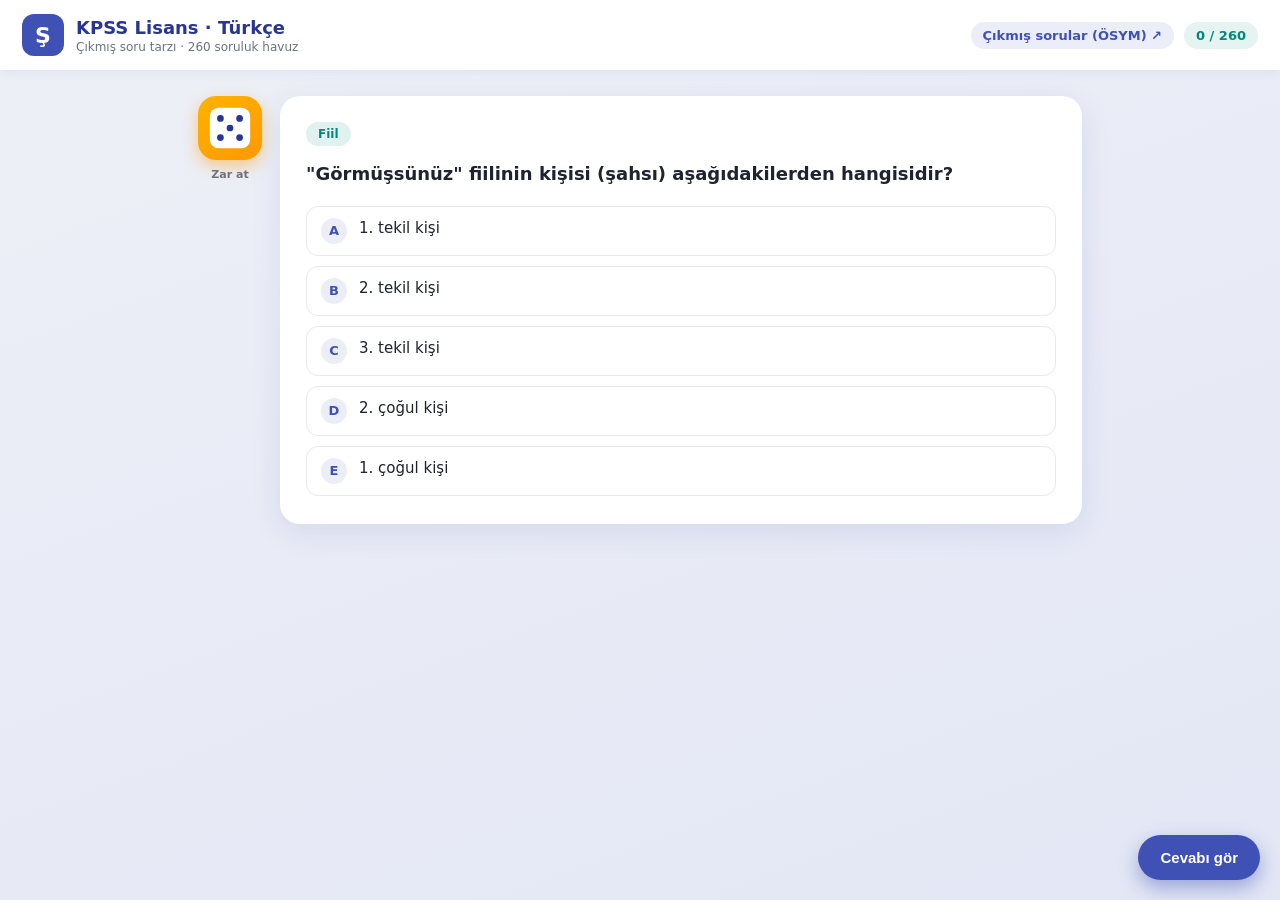
<file: index.html>
<!DOCTYPE html>
<html lang="tr">
<head>
  <meta charset="UTF-8" />
  <meta name="viewport" content="width=device-width, initial-scale=1.0" />
  <title>KPSS Türkçe — Çıkmış Soru Pratiği</title>
  <meta name="description" content="KPSS Lisans Türkçe için rastgele soru pratiği. Zara bas, yeni soru gelsin; cevabı sağ alt köşeden gör." />
  <link rel="preconnect" href="https://fonts.googleapis.com" />
  <link rel="stylesheet" href="style.css" />
  <link rel="icon" href="data:image/svg+xml,%3Csvg xmlns='http://www.w3.org/2000/svg' viewBox='0 0 100 100'%3E%3Crect width='100' height='100' rx='20' fill='%233f51b5'/%3E%3Ctext x='50' y='68' font-size='56' text-anchor='middle' fill='white' font-family='Arial'%3EŞ%3C/text%3E%3C/svg%3E" />
</head>
<body>
  <header class="topbar">
    <div class="brand">
      <span class="logo">Ş</span>
      <div>
        <h1>KPSS Lisans · Türkçe</h1>
        <p id="poolInfo">Çıkmış soru tarzı pratik</p>
      </div>
    </div>
    <div style="display:flex;align-items:center;gap:10px">
      <a class="nav-link" href="kaynaklar.html">Çıkmış sorular (ÖSYM) ↗</a>
      <div class="counter" id="counter" title="Çözülen soru / havuz">0 / 0</div>
    </div>
  </header>

  <main class="stage">
    <!-- SOL: rastgele soru getiren zar -->
    <div class="dice-zone">
      <button id="diceBtn" class="dice" aria-label="Rastgele yeni soru">
        <svg viewBox="0 0 100 100" class="dice-svg" aria-hidden="true">
          <rect x="8" y="8" width="84" height="84" rx="18" />
          <circle class="pip" cx="30" cy="30" r="7" />
          <circle class="pip" cx="50" cy="50" r="7" />
          <circle class="pip" cx="70" cy="30" r="7" />
          <circle class="pip" cx="30" cy="70" r="7" />
          <circle class="pip" cx="70" cy="70" r="7" />
        </svg>
      </button>
      <span class="dice-label">Zar at</span>
    </div>

    <!-- ORTA: soru kartı -->
    <section class="card" id="card">
      <span class="topic" id="topic">—</span>
      <p class="question" id="questionText">Sorular yükleniyor…</p>
      <ul class="options" id="options"></ul>
    </section>
  </main>

  <!-- SAĞ ALT: cevap köşesi -->
  <div class="answer-corner">
    <div class="answer-box" id="answerBox" hidden>
      <div class="answer-label">CEVAP</div>
      <div class="answer-letter" id="answerLetter">—</div>
      <div class="answer-explain" id="answerExplain"></div>
    </div>
    <button id="answerBtn" class="answer-btn">Cevabı gör</button>
  </div>

  <script src="app.js"></script>
</body>
</html>
</file>
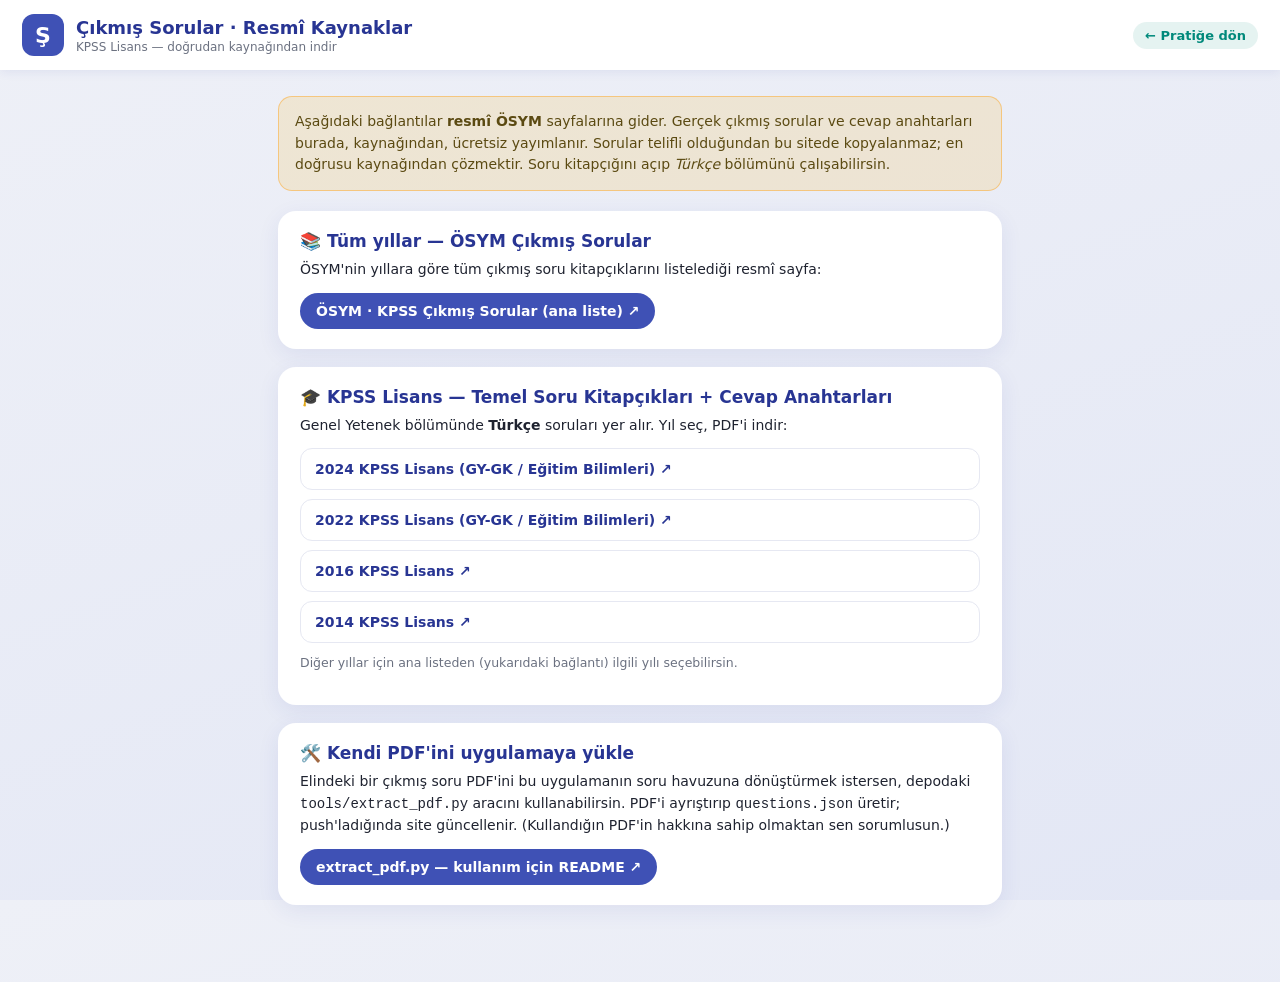
<file: kaynaklar.html>
<!DOCTYPE html>
<html lang="tr">
<head>
  <meta charset="UTF-8" />
  <meta name="viewport" content="width=device-width, initial-scale=1.0" />
  <title>Çıkmış Sorular — Resmî Kaynaklar · KPSS Türkçe</title>
  <meta name="description" content="KPSS Lisans çıkmış soruları doğrudan resmî ÖSYM kaynağından indir: temel soru kitapçıkları ve cevap anahtarları (yıl yıl)." />
  <link rel="stylesheet" href="style.css" />
  <link rel="icon" href="data:image/svg+xml,%3Csvg xmlns='http://www.w3.org/2000/svg' viewBox='0 0 100 100'%3E%3Crect width='100' height='100' rx='20' fill='%233f51b5'/%3E%3Ctext x='50' y='68' font-size='56' text-anchor='middle' fill='white' font-family='Arial'%3EŞ%3C/text%3E%3C/svg%3E" />
</head>
<body>
  <header class="topbar">
    <div class="brand">
      <span class="logo">Ş</span>
      <div>
        <h1>Çıkmış Sorular · Resmî Kaynaklar</h1>
        <p>KPSS Lisans — doğrudan kaynağından indir</p>
      </div>
    </div>
    <a class="counter" href="index.html" style="text-decoration:none">← Pratiğe dön</a>
  </header>

  <main class="sources">
    <div class="note">
      Aşağıdaki bağlantılar <strong>resmî ÖSYM</strong> sayfalarına gider. Gerçek çıkmış
      sorular ve cevap anahtarları burada, kaynağından, ücretsiz yayımlanır. Sorular
      telifli olduğundan bu sitede kopyalanmaz; en doğrusu kaynağından çözmektir.
      Soru kitapçığını açıp <em>Türkçe</em> bölümünü çalışabilirsin.
    </div>

    <section class="src-card">
      <h2>📚 Tüm yıllar — ÖSYM Çıkmış Sorular</h2>
      <p>ÖSYM'nin yıllara göre tüm çıkmış soru kitapçıklarını listelediği resmî sayfa:</p>
      <a class="src-link" href="https://www.osym.gov.tr/TR,15071/kpss-cikmis-sorular.html" target="_blank" rel="noopener">
        ÖSYM · KPSS Çıkmış Sorular (ana liste) ↗
      </a>
    </section>

    <section class="src-card">
      <h2>🎓 KPSS Lisans — Temel Soru Kitapçıkları + Cevap Anahtarları</h2>
      <p>Genel Yetenek bölümünde <strong>Türkçe</strong> soruları yer alır. Yıl seç, PDF'i indir:</p>
      <ul class="year-list">
        <li><a href="https://www.osym.gov.tr/TR,29487/2024-kpss-lisans-genel-yetenek-genel-kultur-ve-egitim-bilimleri-temel-soru-kitapciklari-ve-cevap-anahtarlari--10.html" target="_blank" rel="noopener">2024 KPSS Lisans (GY-GK / Eğitim Bilimleri) ↗</a></li>
        <li><a href="https://www.osym.gov.tr/TR,23895/2022-kpss-lisans-genel-yetenek-genel-kultur-ve-egitim-bilimleri-temel-soru-kitapciklari-ve-cevap-anahtarlari--10.html" target="_blank" rel="noopener">2022 KPSS Lisans (GY-GK / Eğitim Bilimleri) ↗</a></li>
        <li><a href="https://www.osym.gov.tr/TR,10277/2016-kpss-lisans-sinavi-temel-soru-kitapciklari-ve-cevap-anahtarlari.html" target="_blank" rel="noopener">2016 KPSS Lisans ↗</a></li>
        <li><a href="https://www.osym.gov.tr/TR,2900/2014-kpss-lisans-temel-soru-kitapciklari-ve-cevap-anahtarlari-10.html" target="_blank" rel="noopener">2014 KPSS Lisans ↗</a></li>
      </ul>
      <p class="hint">Diğer yıllar için ana listeden (yukarıdaki bağlantı) ilgili yılı seçebilirsin.</p>
    </section>

    <section class="src-card">
      <h2>🛠️ Kendi PDF'ini uygulamaya yükle</h2>
      <p>
        Elindeki bir çıkmış soru PDF'ini bu uygulamanın soru havuzuna dönüştürmek istersen,
        depodaki <code>tools/extract_pdf.py</code> aracını kullanabilirsin. PDF'i ayrıştırıp
        <code>questions.json</code> üretir; push'ladığında site güncellenir.
        (Kullandığın PDF'in hakkına sahip olmaktan sen sorumlusun.)
      </p>
      <a class="src-link" href="https://github.com/oznens/precam/blob/claude/kpss-turkce-quiz-app-3ml2fi/tools/extract_pdf.py" target="_blank" rel="noopener">
        extract_pdf.py — kullanım için README ↗
      </a>
    </section>
  </main>
</body>
</html>
</file>
<file: style.css>
:root {
  --indigo: #3f51b5;
  --indigo-dark: #283593;
  --teal: #00897b;
  --amber: #ffb300;
  --bg: #eef0f7;
  --surface: #ffffff;
  --ink: #1f2330;
  --muted: #6b7180;
  --ok: #1e9e6a;
}

* { box-sizing: border-box; }

html, body { height: 100%; }

body {
  margin: 0;
  font-family: "Segoe UI", system-ui, -apple-system, Roboto, Arial, sans-serif;
  color: var(--ink);
  background: linear-gradient(160deg, #eef0f7 0%, #e3e7f5 100%);
  min-height: 100vh;
  display: flex;
  flex-direction: column;
}

/* ---------- Üst bar ---------- */
.topbar {
  display: flex;
  align-items: center;
  justify-content: space-between;
  padding: 14px 22px;
  background: var(--surface);
  box-shadow: 0 2px 10px rgba(40, 53, 147, 0.08);
  position: sticky;
  top: 0;
  z-index: 5;
}
.brand { display: flex; align-items: center; gap: 12px; }
.logo {
  width: 42px; height: 42px;
  display: grid; place-items: center;
  background: var(--indigo);
  color: #fff;
  font-weight: 800;
  font-size: 22px;
  border-radius: 12px;
}
.topbar h1 { font-size: 18px; margin: 0; color: var(--indigo-dark); }
.topbar p { font-size: 12px; margin: 2px 0 0; color: var(--muted); }
.counter {
  font-size: 13px;
  font-weight: 700;
  color: var(--teal);
  background: rgba(0, 137, 123, 0.1);
  padding: 6px 12px;
  border-radius: 50px;
}

/* ---------- Sahne ---------- */
.stage {
  flex: 1;
  display: flex;
  align-items: flex-start;
  gap: 18px;
  width: 100%;
  max-width: 920px;
  margin: 0 auto;
  padding: 26px 18px 120px;
}

/* ---------- Zar ---------- */
.dice-zone {
  position: sticky;
  top: 90px;
  display: flex;
  flex-direction: column;
  align-items: center;
  gap: 8px;
  flex-shrink: 0;
}
.dice {
  width: 64px; height: 64px;
  border: none;
  background: linear-gradient(145deg, var(--amber), #ff9800);
  border-radius: 18px;
  cursor: pointer;
  box-shadow: 0 6px 16px rgba(255, 152, 0, 0.45);
  padding: 8px;
  transition: transform .15s ease, box-shadow .15s ease;
}
.dice:hover { box-shadow: 0 8px 22px rgba(255, 152, 0, 0.6); transform: translateY(-2px); }
.dice:active { transform: scale(.94); }
.dice-svg { width: 100%; height: 100%; }
.dice-svg rect { fill: #fff; }
.dice-svg .pip { fill: var(--indigo-dark); }
.dice.rolling { animation: roll .6s ease; }
@keyframes roll {
  0%   { transform: rotate(0)   scale(1); }
  50%  { transform: rotate(180deg) scale(1.12); }
  100% { transform: rotate(360deg) scale(1); }
}
.dice-label { font-size: 11px; font-weight: 700; color: var(--muted); }

/* ---------- Soru kartı ---------- */
.card {
  flex: 1;
  background: var(--surface);
  border-radius: 20px;
  padding: 26px 26px 28px;
  box-shadow: 0 8px 30px rgba(40, 53, 147, 0.10);
  animation: pop .25s ease;
  min-height: 220px;
}
@keyframes pop {
  from { opacity: 0; transform: translateY(8px); }
  to   { opacity: 1; transform: translateY(0); }
}
.topic {
  display: inline-block;
  font-size: 12px;
  font-weight: 700;
  color: var(--teal);
  background: rgba(0, 137, 123, 0.12);
  padding: 5px 12px;
  border-radius: 50px;
  margin-bottom: 14px;
}
.question {
  font-size: 18px;
  line-height: 1.55;
  font-weight: 600;
  margin: 0 0 18px;
  white-space: pre-line;
}
.options { list-style: none; margin: 0; padding: 0; display: grid; gap: 10px; }
.options li {
  display: flex;
  align-items: flex-start;
  gap: 12px;
  padding: 11px 14px;
  border: 1.5px solid #e6e8f2;
  border-radius: 12px;
  cursor: pointer;
  font-size: 15px;
  line-height: 1.4;
  transition: background .12s, border-color .12s;
}
.options li:hover { background: #f6f7fc; border-color: #cfd3ea; }
.options li .letter {
  flex-shrink: 0;
  width: 26px; height: 26px;
  display: grid; place-items: center;
  border-radius: 50%;
  background: rgba(63, 81, 181, 0.10);
  color: var(--indigo);
  font-weight: 800;
  font-size: 13px;
}
.options li.correct {
  background: rgba(30, 158, 106, 0.12);
  border-color: var(--ok);
}
.options li.correct .letter { background: var(--ok); color: #fff; }
.options li.wrong {
  background: rgba(214, 64, 69, 0.10);
  border-color: #d64045;
}
.options li.wrong .letter { background: #d64045; color: #fff; }

/* ---------- Cevap köşesi (sağ alt) ---------- */
.answer-corner {
  position: fixed;
  right: 20px;
  bottom: 20px;
  z-index: 6;
  display: flex;
  flex-direction: column;
  align-items: flex-end;
  gap: 10px;
}
.answer-box {
  width: min(280px, 80vw);
  background: var(--teal);
  color: #fff;
  border-radius: 16px;
  padding: 14px 16px;
  box-shadow: 0 10px 28px rgba(0, 137, 123, 0.4);
  animation: pop .2s ease;
}
.answer-label { font-size: 11px; font-weight: 700; letter-spacing: 1px; opacity: .85; }
.answer-letter { font-size: 18px; font-weight: 800; margin-top: 3px; }
.answer-explain { font-size: 13px; line-height: 1.45; margin-top: 8px; opacity: .97; }
.answer-btn {
  border: none;
  background: var(--indigo);
  color: #fff;
  font-size: 15px;
  font-weight: 700;
  padding: 14px 22px;
  border-radius: 50px;
  cursor: pointer;
  box-shadow: 0 8px 20px rgba(63, 81, 181, 0.45);
  transition: transform .12s, background .12s;
}
.answer-btn:hover { transform: translateY(-2px); }
.answer-btn:active { transform: scale(.96); }
.answer-btn.shown { background: var(--teal); box-shadow: 0 8px 20px rgba(0, 137, 123, 0.45); }

/* ---------- Kaynaklar sayfası ---------- */
.sources {
  width: 100%;
  max-width: 760px;
  margin: 0 auto;
  padding: 26px 18px 60px;
}
.note {
  background: rgba(255, 179, 0, 0.14);
  border: 1px solid rgba(255, 152, 0, 0.4);
  border-radius: 14px;
  padding: 14px 16px;
  font-size: 14px;
  line-height: 1.55;
  color: #5b4a12;
  margin-bottom: 20px;
}
.src-card {
  background: var(--surface);
  border-radius: 18px;
  padding: 20px 22px;
  box-shadow: 0 6px 22px rgba(40, 53, 147, 0.08);
  margin-bottom: 18px;
}
.src-card h2 { font-size: 17px; margin: 0 0 8px; color: var(--indigo-dark); }
.src-card p { font-size: 14px; line-height: 1.55; margin: 0 0 12px; color: var(--ink); }
.src-card .hint { font-size: 12.5px; color: var(--muted); margin-top: 10px; }
.src-link {
  display: inline-block;
  background: var(--indigo);
  color: #fff;
  text-decoration: none;
  font-weight: 700;
  font-size: 14px;
  padding: 10px 16px;
  border-radius: 50px;
}
.src-link:hover { background: var(--indigo-dark); }
.year-list { margin: 0; padding-left: 0; list-style: none; display: grid; gap: 9px; }
.year-list a {
  display: block;
  padding: 12px 14px;
  border: 1.5px solid #e6e8f2;
  border-radius: 12px;
  text-decoration: none;
  color: var(--indigo-dark);
  font-weight: 600;
  font-size: 14px;
}
.year-list a:hover { background: #f6f7fc; border-color: #cfd3ea; }
.topbar .nav-link {
  font-size: 13px;
  font-weight: 700;
  color: var(--indigo);
  background: rgba(63, 81, 181, 0.10);
  padding: 6px 12px;
  border-radius: 50px;
  text-decoration: none;
}
.topbar .nav-link:hover { background: rgba(63, 81, 181, 0.18); }

/* ---------- Mobil ---------- */
@media (max-width: 560px) {
  .stage { padding: 18px 12px 130px; gap: 10px; }
  .dice-zone { top: 78px; }
  .dice { width: 54px; height: 54px; }
  .card { padding: 20px 16px 22px; }
  .question { font-size: 16px; }
  .topbar h1 { font-size: 15px; }
}
</file>
